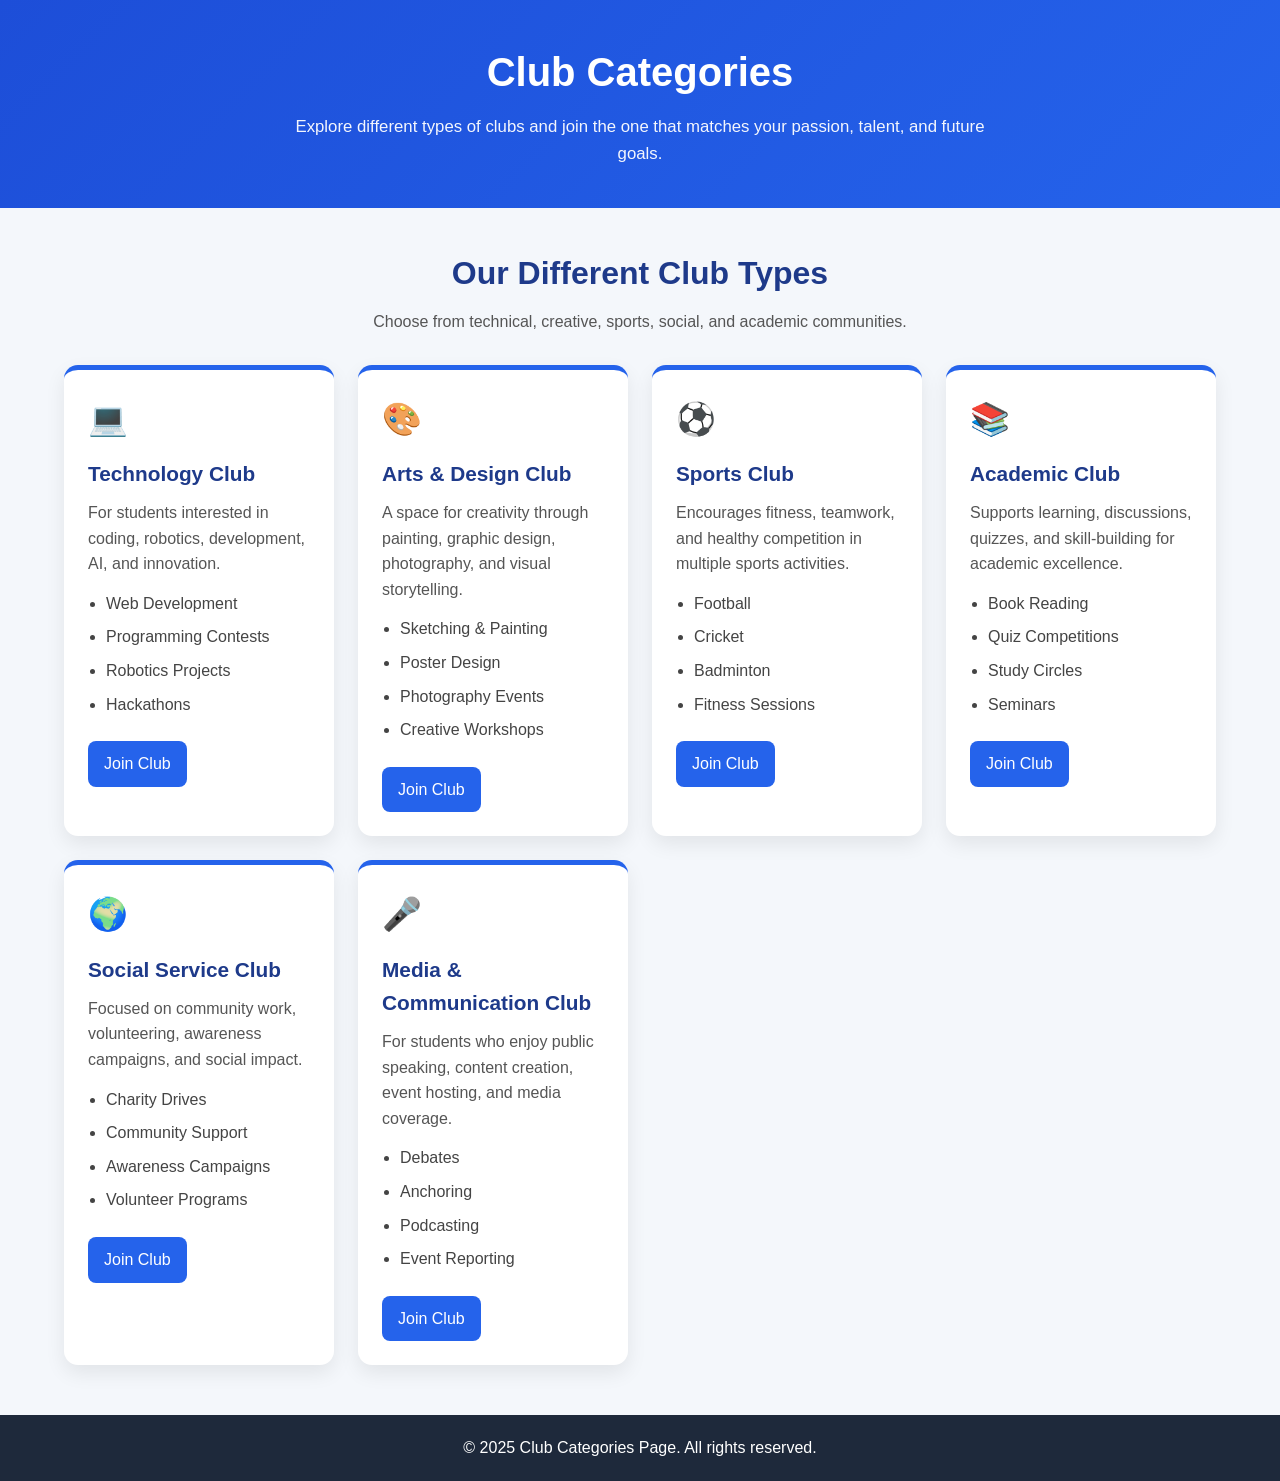
<file: clubs.html>
<!DOCTYPE html>
<html lang="en">
<head>
  <meta charset="UTF-8" />
  <meta name="viewport" content="width=device-width, initial-scale=1.0" />
  <title>Club Categories</title>
  <style>
    * {
      margin: 0;
      padding: 0;
      box-sizing: border-box;
      font-family: Arial, sans-serif;
    }

    body {
      background: #f4f7fb;
      color: #222;
      line-height: 1.6;
    }

    header {
      background: linear-gradient(135deg, #1d4ed8, #2563eb);
      color: white;
      padding: 40px 20px;
      text-align: center;
    }

    header h1 {
      font-size: 2.5rem;
      margin-bottom: 10px;
    }

    header p {
      font-size: 1.05rem;
      max-width: 700px;
      margin: 0 auto;
      opacity: 0.95;
    }

    .container {
      width: 90%;
      max-width: 1200px;
      margin: 40px auto;
    }

    .section-title {
      text-align: center;
      margin-bottom: 30px;
    }

    .section-title h2 {
      font-size: 2rem;
      color: #1e3a8a;
      margin-bottom: 10px;
    }

    .section-title p {
      color: #555;
      font-size: 1rem;
    }

    .clubs-grid {
      display: grid;
      grid-template-columns: repeat(auto-fit, minmax(260px, 1fr));
      gap: 24px;
    }

    .club-card {
      background: white;
      border-radius: 14px;
      box-shadow: 0 8px 20px rgba(0, 0, 0, 0.08);
      padding: 24px;
      transition: transform 0.25s ease, box-shadow 0.25s ease;
      border-top: 5px solid #2563eb;
    }

    .club-card:hover {
      transform: translateY(-6px);
      box-shadow: 0 12px 24px rgba(0, 0, 0, 0.12);
    }

    .club-icon {
      font-size: 2rem;
      margin-bottom: 12px;
    }

    .club-card h3 {
      color: #1e3a8a;
      margin-bottom: 10px;
      font-size: 1.3rem;
    }

    .club-card p {
      color: #555;
      margin-bottom: 14px;
    }

    .club-card ul {
      padding-left: 18px;
      color: #444;
    }

    .club-card ul li {
      margin-bottom: 8px;
    }

    .join-btn {
      display: inline-block;
      margin-top: 16px;
      text-decoration: none;
      background: #2563eb;
      color: white;
      padding: 10px 16px;
      border-radius: 8px;
      transition: background 0.3s ease;
    }

    .join-btn:hover {
      background: #1d4ed8;
    }

    footer {
      margin-top: 50px;
      background: #1e293b;
      color: white;
      text-align: center;
      padding: 20px;
    }

    @media (max-width: 600px) {
      header h1 {
        font-size: 2rem;
      }

      .section-title h2 {
        font-size: 1.6rem;
      }
    }
  </style>
</head>
<body>

  <header>
    <h1>Club Categories</h1>
    <p>Explore different types of clubs and join the one that matches your passion, talent, and future goals.</p>
  </header>

  <main class="container">
    <div class="section-title">
      <h2>Our Different Club Types</h2>
      <p>Choose from technical, creative, sports, social, and academic communities.</p>
    </div>

    <div class="clubs-grid">
      <div class="club-card">
        <div class="club-icon">💻</div>
        <h3>Technology Club</h3>
        <p>For students interested in coding, robotics, development, AI, and innovation.</p>
        <ul>
          <li>Web Development</li>
          <li>Programming Contests</li>
          <li>Robotics Projects</li>
          <li>Hackathons</li>
        </ul>
        <a href="#" class="join-btn">Join Club</a>
      </div>

      <div class="club-card">
        <div class="club-icon">🎨</div>
        <h3>Arts & Design Club</h3>
        <p>A space for creativity through painting, graphic design, photography, and visual storytelling.</p>
        <ul>
          <li>Sketching & Painting</li>
          <li>Poster Design</li>
          <li>Photography Events</li>
          <li>Creative Workshops</li>
        </ul>
        <a href="#" class="join-btn">Join Club</a>
      </div>

      <div class="club-card">
        <div class="club-icon">⚽</div>
        <h3>Sports Club</h3>
        <p>Encourages fitness, teamwork, and healthy competition in multiple sports activities.</p>
        <ul>
          <li>Football</li>
          <li>Cricket</li>
          <li>Badminton</li>
          <li>Fitness Sessions</li>
        </ul>
        <a href="#" class="join-btn">Join Club</a>
      </div>

      <div class="club-card">
        <div class="club-icon">📚</div>
        <h3>Academic Club</h3>
        <p>Supports learning, discussions, quizzes, and skill-building for academic excellence.</p>
        <ul>
          <li>Book Reading</li>
          <li>Quiz Competitions</li>
          <li>Study Circles</li>
          <li>Seminars</li>
        </ul>
        <a href="#" class="join-btn">Join Club</a>
      </div>

      <div class="club-card">
        <div class="club-icon">🌍</div>
        <h3>Social Service Club</h3>
        <p>Focused on community work, volunteering, awareness campaigns, and social impact.</p>
        <ul>
          <li>Charity Drives</li>
          <li>Community Support</li>
          <li>Awareness Campaigns</li>
          <li>Volunteer Programs</li>
        </ul>
        <a href="#" class="join-btn">Join Club</a>
      </div>

      <div class="club-card">
        <div class="club-icon">🎤</div>
        <h3>Media & Communication Club</h3>
        <p>For students who enjoy public speaking, content creation, event hosting, and media coverage.</p>
        <ul>
          <li>Debates</li>
          <li>Anchoring</li>
          <li>Podcasting</li>
          <li>Event Reporting</li>
        </ul>
        <a href="#" class="join-btn">Join Club</a>
      </div>
    </div>
  </main>

  <footer>
    <p>&copy; 2025 Club Categories Page. All rights reserved.</p>
  </footer>

</body>
</html>
</file>
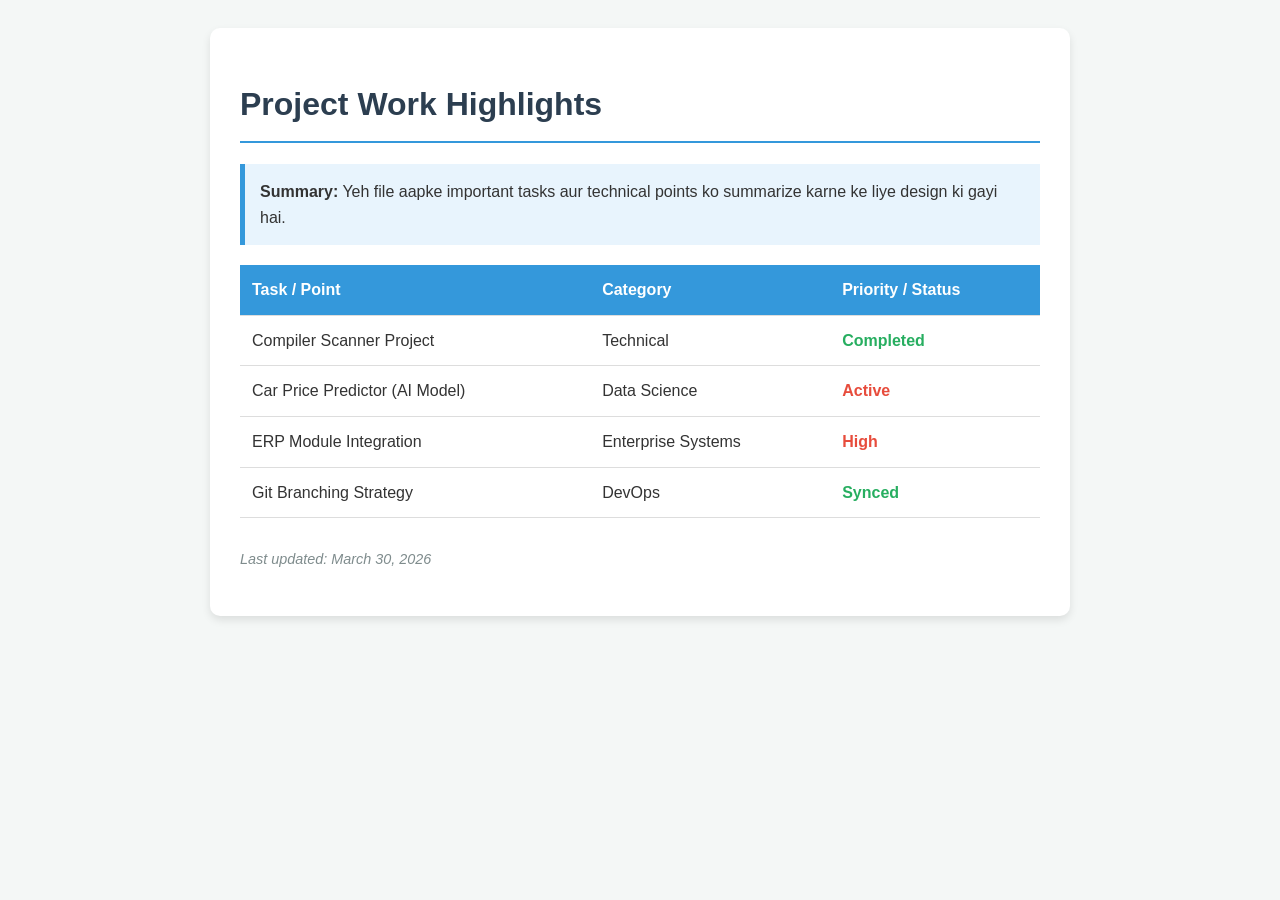
<file: src/highlights.html>
<!DOCTYPE html>
<html lang="en">
<head>
    <meta charset="UTF-8">
    <meta name="viewport" content="width=device-width, initial-scale=1.0">
    <title>Project Highlights & Key Points</title>
    <style>
        body {
            font-family: 'Segoe UI', Tahoma, Geneva, Verdana, sans-serif;
            line-height: 1.6;
            background-color: #f4f7f6;
            color: #333;
            padding: 20px;
        }
        .container {
            max-width: 800px;
            margin: auto;
            background: white;
            padding: 30px;
            border-radius: 10px;
            box-shadow: 0 4px 8px rgba(0,0,0,0.1);
        }
        h1 {
            color: #2c3e50;
            border-bottom: 2px solid #3498db;
            padding-bottom: 10px;
        }
        .highlight-box {
            background: #e8f4fd;
            border-left: 5px solid #3498db;
            padding: 15px;
            margin: 20px 0;
        }
        table {
            width: 100%;
            border-collapse: collapse;
            margin-top: 20px;
        }
        th, td {
            text-align: left;
            padding: 12px;
            border-bottom: 1px solid #ddd;
        }
        th {
            background-color: #3498db;
            color: white;
        }
        tr:hover {background-color: #f1f1f1;}
        .status-high { color: #e74c3c; font-weight: bold; }
        .status-done { color: #27ae60; font-weight: bold; }
    </style>
</head>
<body>

<div class="container">
    <h1>Project Work Highlights</h1>
    
    <div class="highlight-box">
        <strong>Summary:</strong> Yeh file aapke important tasks aur technical points ko summarize karne ke liye design ki gayi hai.
    </div>

    <table>
        <thead>
            <tr>
                <th>Task / Point</th>
                <th>Category</th>
                <th>Priority / Status</th>
            </tr>
        </thead>
        <tbody>
            <tr>
                <td>Compiler Scanner Project</td>
                <td>Technical</td>
                <td class="status-done">Completed</td>
            </tr>
            <tr>
                <td>Car Price Predictor (AI Model)</td>
                <td>Data Science</td>
                <td class="status-high">Active</td>
            </tr>
            <tr>
                <td>ERP Module Integration</td>
                <td>Enterprise Systems</td>
                <td class="status-high">High</td>
            </tr>
            <tr>
                <td>Git Branching Strategy</td>
                <td>DevOps</td>
                <td class="status-done">Synced</td>
            </tr>
        </tbody>
    </table>

    <p style="margin-top: 30px; font-size: 0.9em; color: #7f8c8d;">
        <em>Last updated: March 30, 2026</em>
    </p>
</div>

</body>
</html>
</file>
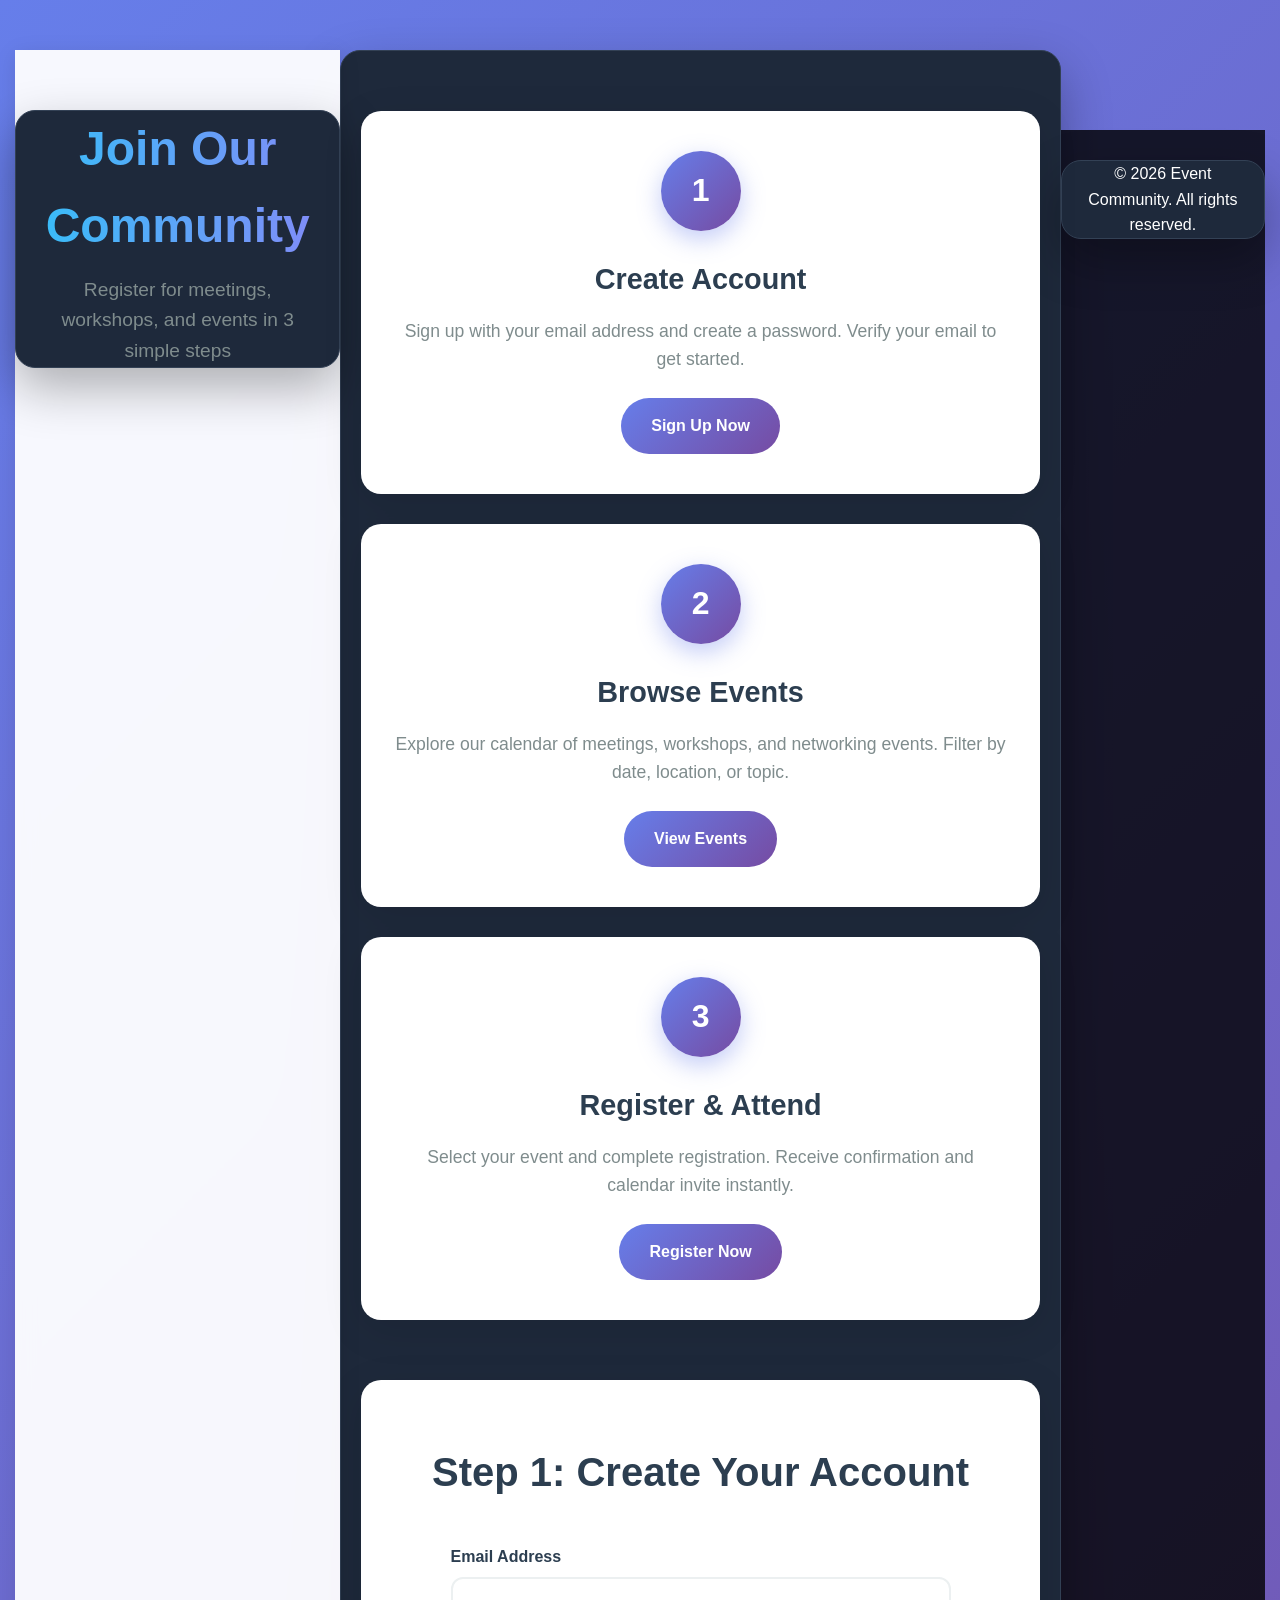
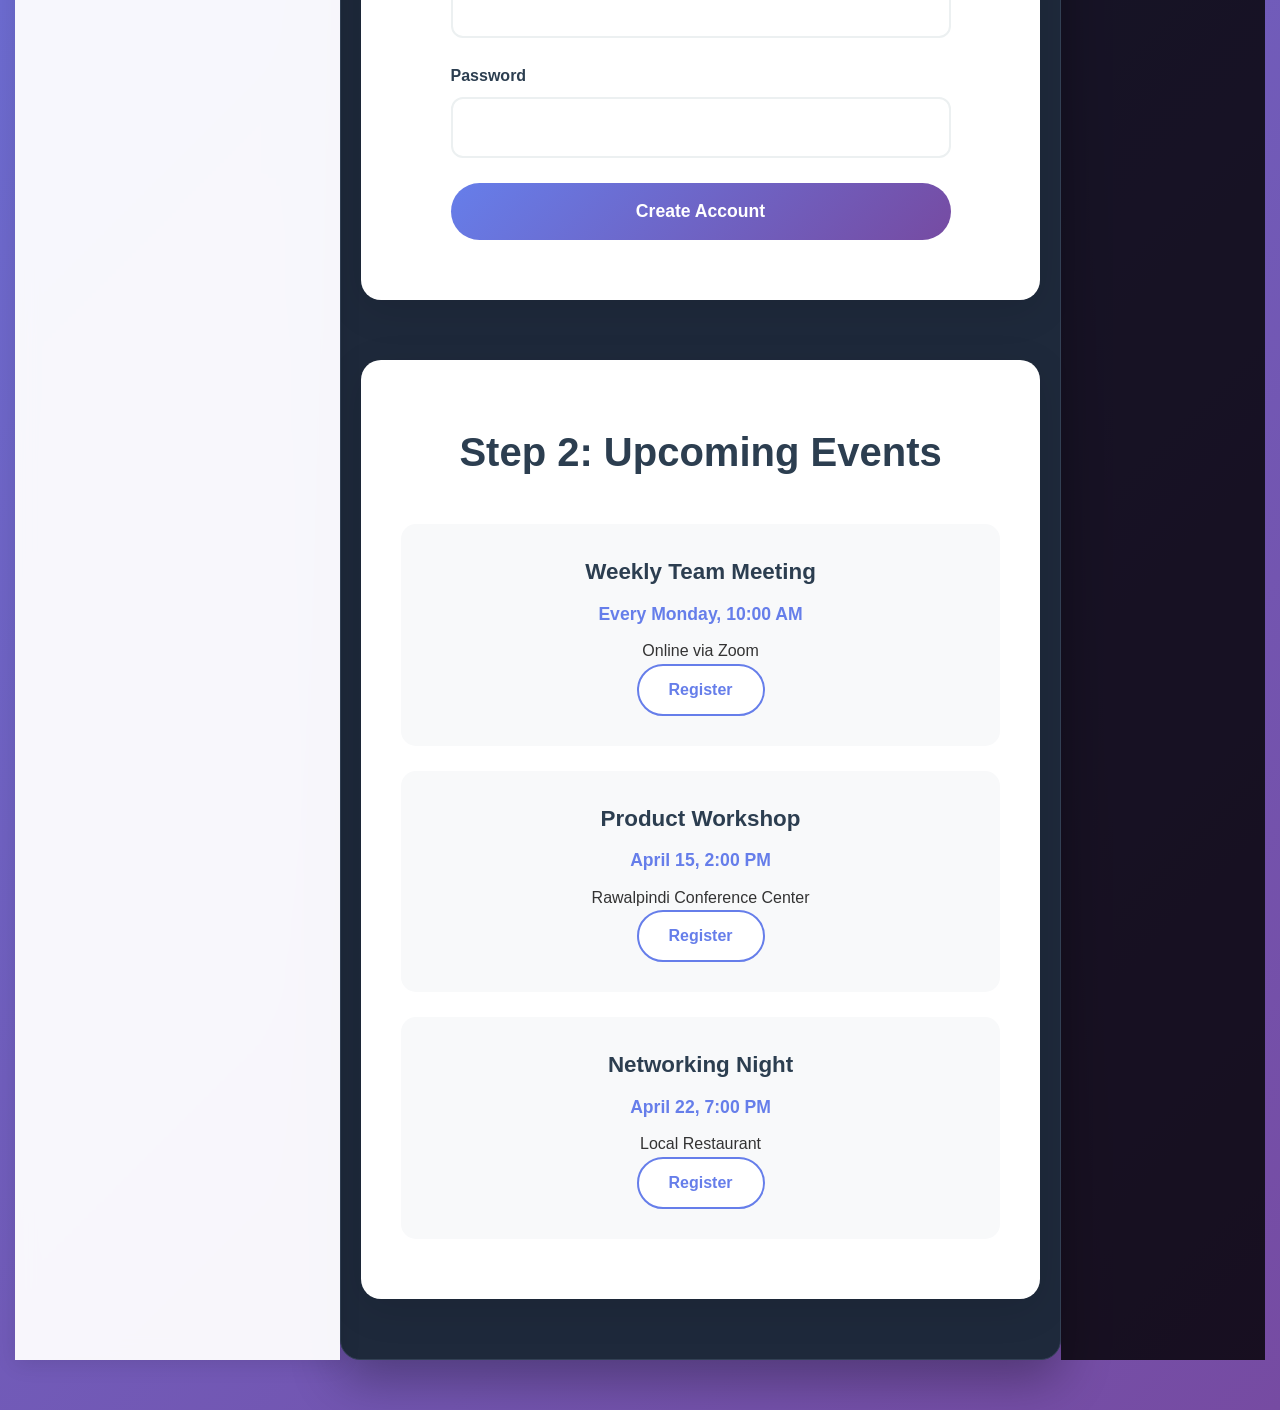
<file: src/join.html>
<!DOCTYPE html>
<html lang="en">
<head>
    <meta charset="UTF-8">
    <meta name="viewport" content="width=device-width, initial-scale=1.0">
    <title>Join Events - Register & Attend</title>
    <link rel="stylesheet" href="../styles/styles.css">
</head>
<body>
    <header>
        <div class="container">
            <h1>Join Our Community</h1>
            <p>Register for meetings, workshops, and events in 3 simple steps</p>
        </header>

    <main class="container">
        <section class="steps-grid">
            <div class="step-card">
                <div class="step-number">1</div>
                <h2>Create Account</h2>
                <p>Sign up with your email address and create a password. Verify your email to get started.</p>
                <a href="#signup-form" class="btn primary">Sign Up Now</a>
            </div>

            <div class="step-card">
                <div class="step-number">2</div>
                <h2>Browse Events</h2>
                <p>Explore our calendar of meetings, workshops, and networking events. Filter by date, location, or topic.</p>
                <a href="#events" class="btn primary">View Events</a>
            </div>

            <div class="step-card">
                <div class="step-number">3</div>
                <h2>Register & Attend</h2>
                <p>Select your event and complete registration. Receive confirmation and calendar invite instantly.</p>
                <a href="#register" class="btn primary">Register Now</a>
            </div>
        </section>

        <section id="signup-form" class="form-section">
            <h2>Step 1: Create Your Account</h2>
            <form class="auth-form">
                <div class="form-group">
                    <label for="email">Email Address</label>
                    <input type="email" id="email" required>
                </div>
                <div class="form-group">
                    <label for="password">Password</label>
                    <input type="password" id="password" required>
                </div>
                <button type="submit" class="btn primary full-width">Create Account</button>
            </form>
        </section>

        <section id="events" class="events-section">
            <h2>Step 2: Upcoming Events</h2>
            <div class="events-grid">
                <div class="event-card">
                    <h3>Weekly Team Meeting</h3>
                    <p class="event-date">Every Monday, 10:00 AM</p>
                    <p>Online via Zoom</p>
                    <button class="btn secondary">Register</button>
                </div>
                <div class="event-card">
                    <h3>Product Workshop</h3>
                    <p class="event-date">April 15, 2:00 PM</p>
                    <p>Rawalpindi Conference Center</p>
                    <button class="btn secondary">Register</button>
                </div>
                <div class="event-card">
                    <h3>Networking Night</h3>
                    <p class="event-date">April 22, 7:00 PM</p>
                    <p>Local Restaurant</p>
                    <button class="btn secondary">Register</button>
                </div>
            </div>
        </section>
    </main>

    <footer>
        <div class="container">
            <p>&copy; 2026 Event Community. All rights reserved.</p>
        </div>
    </footer>
</body>
</html>
</file>
<file: styles/styles.css>
/* ===== RESET & BASE STYLES ===== */
* {
    margin: 0;
    padding: 0;
    box-sizing: border-box;
}

:root {
    --primary-color: #2563eb;
    --secondary-color: #1e40af;
    --accent-color: #f59e0b;
    --text-dark: #1f2937;
    --text-light: #6b7280;
    --bg-light: #f9fafb;
    --bg-white: #ffffff;
    --border-color: #e5e7eb;
    --success-color: #10b981;
    --shadow-sm: 0 1px 2px 0 rgba(0, 0, 0, 0.05);
    --shadow-md: 0 4px 6px -1px rgba(0, 0, 0, 0.1);
    --shadow-lg: 0 10px 15px -3px rgba(0, 0, 0, 0.1);
}

body {
    font-family: 'Segoe UI', Tahoma, Geneva, Verdana, sans-serif;
    line-height: 1.6;
    color: var(--text-dark);
    background-color: var(--bg-white);
}

.container {
    max-width: 1200px;
    margin: 0 auto;
    padding: 0 20px;
}

/* ===== NAVIGATION ===== */
.navbar {
    background-color: var(--bg-white);
    box-shadow: var(--shadow-md);
    position: sticky;
    top: 0;
    z-index: 1000;
}

.nav-container {
    max-width: 1200px;
    margin: 0 auto;
    padding: 1rem 20px;
    display: flex;
    justify-content: space-between;
    align-items: center;
}

.logo h2 {
    color: var(--primary-color);
    font-size: 1.5rem;
}

.nav-menu {
    display: flex;
    list-style: none;
    gap: 2rem;
    align-items: center;
}

.nav-menu a {
    text-decoration: none;
    color: var(--text-dark);
    font-weight: 500;
    transition: color 0.3s ease;
    position: relative;
}

.nav-menu a:hover,
.nav-menu a.active {
    color: var(--primary-color);
}

.nav-menu a.active::after {
    content: '';
    position: absolute;
    bottom: -5px;
    left: 0;
    width: 100%;
    height: 2px;
    background-color: var(--primary-color);
}

.hamburger {
    display: none;
    flex-direction: column;
    cursor: pointer;
    gap: 4px;
}

.hamburger span {
    width: 25px;
    height: 3px;
    background-color: var(--text-dark);
    transition: all 0.3s ease;
}

/* ===== HERO SECTION ===== */
.hero {
    background: linear-gradient(135deg, #667eea 0%, #764ba2 100%);
    color: white;
    padding: 100px 20px;
    text-align: center;
}

.hero-content {
    max-width: 800px;
    margin: 0 auto;
}

.hero-title {
    font-size: 3rem;
    font-weight: 700;
    margin-bottom: 1rem;
    line-height: 1.2;
}

.hero-subtitle {
    font-size: 1.5rem;
    margin-bottom: 1rem;
    font-weight: 300;
}

.hero-description {
    font-size: 1.1rem;
    margin-bottom: 2rem;
    line-height: 1.8;
    opacity: 0.95;
}

.hero-buttons {
    display: flex;
    gap: 1rem;
    justify-content: center;
    flex-wrap: wrap;
}

/* ===== BUTTONS ===== */
.btn {
    padding: 12px 30px;
    text-decoration: none;
    border-radius: 8px;
    font-weight: 600;
    transition: all 0.3s ease;
    display: inline-block;
    cursor: pointer;
    border: 2px solid transparent;
}

.btn-primary {
    background-color: var(--bg-white);
    color: var(--primary-color);
}

.btn-primary:hover {
    transform: translateY(-2px);
    box-shadow: var(--shadow-lg);
}

.btn-secondary {
    background-color: transparent;
    color: var(--bg-white);
    border: 2px solid var(--bg-white);
}

.btn-secondary:hover {
    background-color: var(--bg-white);
    color: var(--primary-color);
}

.btn-outline {
    background-color: transparent;
    color: var(--primary-color);
    border: 2px solid var(--primary-color);
}

.btn-outline:hover {
    background-color: var(--primary-color);
    color: white;
}

/* ===== SECTIONS ===== */
.why-join,
.featured-clubs {
    padding: 80px 20px;
}

.why-join {
    background-color: var(--bg-light);
}

.section-title {
    font-size: 2.5rem;
    text-align: center;
    margin-bottom: 1rem;
    color: var(--text-dark);
}

.section-subtitle {
    text-align: center;
    color: var(--text-light);
    font-size: 1.1rem;
    margin-bottom: 3rem;
    max-width: 700px;
    margin-left: auto;
    margin-right: auto;
}

/* ===== BENEFITS GRID ===== */
.benefits-grid {
    display: grid;
    grid-template-columns: repeat(auto-fit, minmax(250px, 1fr));
    gap: 2rem;
    margin-top: 3rem;
}

.benefit-card {
    background: var(--bg-white);
    padding: 2rem;
    border-radius: 12px;
    text-align: center;
    box-shadow: var(--shadow-md);
    transition: transform 0.3s ease, box-shadow 0.3s ease;
}

.benefit-card:hover {
    transform: translateY(-5px);
    box-shadow: var(--shadow-lg);
}

.benefit-icon {
    font-size: 3rem;
    margin-bottom: 1rem;
}

.benefit-card h3 {
    font-size: 1.3rem;
    margin-bottom: 0.8rem;
    color: var(--text-dark);
}

.benefit-card p {
    color: var(--text-light);
    line-height: 1.6;
}

/* ===== CLUBS GRID ===== */
.clubs-grid {
    display: grid;
    grid-template-columns: repeat(auto-fit, minmax(280px, 1fr));
    gap: 2rem;
    margin-top: 3rem;
}

.club-card {
    background: var(--bg-white);
    padding: 2.5rem;
    border-radius: 12px;
    box-shadow: var(--shadow-md);
    transition: transform 0.3s ease, box-shadow 0.3s ease;
    border: 2px solid transparent;
}

.club-card:hover {
    transform: translateY(-5px);
    box-shadow: var(--shadow-lg);
    border-color: var(--primary-color);
}

.club-icon {
    font-size: 3.5rem;
    margin-bottom: 1rem;
}

.club-card h3 {
    font-size: 1.4rem;
    margin-bottom: 0.8rem;
    color: var(--text-dark);
}

.club-card p {
    color: var(--text-light);
    margin-bottom: 1rem;
    line-height: 1.6;
}

.card-link {
    color: var(--primary-color);
    text-decoration: none;
    font-weight: 600;
    transition: color 0.3s ease;
}

.card-link:hover {
    color: var(--secondary-color);
}

/* ===== STATS SECTION ===== */
.stats-section {
    background: linear-gradient(135deg, #667eea 0%, #764ba2 100%);
    padding: 60px 20px;
    color: white;
}

.stats-grid {
    display: grid;
    grid-template-columns: repeat(auto-fit, minmax(200px, 1fr));
    gap: 2rem;
    text-align: center;
}

.stat-item {
    padding: 1rem;
}

.stat-number {
    font-size: 3rem;
    font-weight: 700;
    margin-bottom: 0.5rem;
}

.stat-label {
    font-size: 1.1rem;
    opacity: 0.9;
}

/* ===== CTA SECTION ===== */
.cta-section {
    background-color: var(--bg-light);
    padding: 80px 20px;
    text-align: center;
}

.cta-section h2 {
    font-size: 2.5rem;
    margin-bottom: 1rem;
    color: var(--text-dark);
}

.cta-section p {
    font-size: 1.2rem;
    color: var(--text-light);
    margin-bottom: 2rem;
}

.cta-buttons {
    display: flex;
    gap: 1rem;
    justify-content: center;
    flex-wrap: wrap;
}

/* ===== FOOTER ===== */
.footer {
    background-color: var(--text-dark);
    color: white;
    padding: 40px 20px 20px;
}

.footer-content {
    display: grid;
    grid-template-columns: repeat(auto-fit, minmax(250px, 1fr));
    gap: 2rem;
    margin-bottom: 2rem;
}

.footer-section h3,
.footer-section h4 {
    margin-bottom: 1rem;
}

.footer-section p {
    color: #d1d5db;
    line-height: 1.6;
}

.footer-section ul {
    list-style: none;
}

.footer-section ul li {
    margin-bottom: 0.5rem;
}

.footer-section ul li a {
    color: #d1d5db;
    text-decoration: none;
    transition: color 0.3s ease;
}

.footer-section ul li a:hover {
    color: white;
}

.footer-bottom {
    text-align: center;
    padding-top: 2rem;
    border-top: 1px solid #374151;
    color: #9ca3af;
}

/* ===== RESPONSIVE DESIGN ===== */
@media (max-width: 768px) {
    .hamburger {
        display: flex;
    }

    .nav-menu {
        position: fixed;
        left: -100%;
        top: 70px;
        flex-direction: column;
        background-color: var(--bg-white);
        width: 100%;
        text-align: center;
        transition: left 0.3s ease;
        box-shadow: var(--shadow-lg);
        padding: 2rem 0;
        gap: 1.5rem;
    }

    .nav-menu.active {
        left: 0;
    }

    .hamburger.active span:nth-child(1) {
        transform: rotate(45deg) translate(5px, 5px);
    }

    .hamburger.active span:nth-child(2) {
        opacity: 0;
    }

    .hamburger.active span:nth-child(3) {
        transform: rotate(-45deg) translate(7px, -6px);
    }

    .hero-title {
        font-size: 2rem;
    }

    .hero-subtitle {
        font-size: 1.2rem;
    }

    .section-title {
        font-size: 2rem;
    }

    .benefits-grid,
    .clubs-grid {
        grid-template-columns: 1fr;
    }

    .stats-grid {
        grid-template-columns: repeat(2, 1fr);
    }

    .hero-buttons,
    .cta-buttons {
        flex-direction: column;
        align-items: center;
    }

    .btn {
        width: 100%;
        max-width: 300px;
    }
}

@media (max-width: 480px) {
    .hero {
        padding: 60px 20px;
    }

    .hero-title {
        font-size: 1.8rem;
    }

    .stat-number {
        font-size: 2.5rem;
    }

    .footer-content {
        grid-template-columns: 1fr;
        text-align: center;
    }
}
/* Modern Dark Theme */
:root {
    --bg-color: #0f172a;
    --card-bg: #1e293b;
    --accent-color: #38bdf8;
    --text-primary: #f8fafc;
    --text-secondary: #94a3b8;
    --border-color: #334155;
}

body {
    font-family: 'Segoe UI', Roboto, Helvetica, Arial, sans-serif;
    background-color: var(--bg-color);
    color: var(--text-primary);
    margin: 0;
    padding: 50px 15px;
    display: flex;
    justify-content: center;
}

.container {
    width: 100%;
    max-width: 950px;
    background: var(--card-bg);
    padding: 40px;
    border-radius: 20px;
    box-shadow: 0 20px 50px rgba(0, 0, 0, 0.3);
    border: 1px solid var(--border-color);
}

h1 {
    font-size: 2.5rem;
    background: linear-gradient(to right, #38bdf8, #818cf8);
    -webkit-background-clip: text;
    -webkit-text-fill-color: transparent;
    margin-bottom: 10px;
}

.highlight-box {
    background: rgba(56, 189, 248, 0.1);
    border: 1px solid rgba(56, 189, 248, 0.2);
    border-radius: 12px;
    padding: 20px;
}

* {
    margin: 0;
    padding: 0;
    box-sizing: border-box;
}

body {
    font-family: -apple-system, BlinkMacSystemFont, 'Segoe UI', Roboto, Oxygen, Ubuntu, sans-serif;
    line-height: 1.6;
    color: #333;
    background: linear-gradient(135deg, #667eea 0%, #764ba2 100%);
    min-height: 100vh;
}

.container {
    max-width: 1200px;
    margin: 0 auto;
    padding: 0 20px;
}

header {
    background: rgba(255, 255, 255, 0.95);
    backdrop-filter: blur(10px);
    text-align: center;
    padding: 60px 0 40px;
    box-shadow: 0 4px 20px rgba(0,0,0,0.1);
}

header h1 {
    font-size: 3rem;
    color: #2c3e50;
    margin-bottom: 10px;
    font-weight: 700;
}

header p {
    font-size: 1.2rem;
    color: #7f8c8d;
}

.steps-grid {
    display: grid;
    grid-template-columns: repeat(auto-fit, minmax(350px, 1fr));
    gap: 30px;
    margin: 60px 0;
}

.step-card {
    background: white;
    padding: 40px 30px;
    border-radius: 20px;
    text-align: center;
    box-shadow: 0 10px 40px rgba(0,0,0,0.1);
    transition: transform 0.3s ease, box-shadow 0.3s ease;
    position: relative;
    overflow: hidden;
}

.step-card:hover {
    transform: translateY(-10px);
    box-shadow: 0 20px 60px rgba(0,0,0,0.15);
}

.step-number {
    width: 80px;
    height: 80px;
    background: linear-gradient(135deg, #667eea 0%, #764ba2 100%);
    color: white;
    border-radius: 50%;
    display: flex;
    align-items: center;
    justify-content: center;
    font-size: 2rem;
    font-weight: bold;
    margin: 0 auto 25px;
    box-shadow: 0 8px 25px rgba(102, 126, 234, 0.4);
}

.step-card h2 {
    font-size: 1.8rem;
    color: #2c3e50;
    margin-bottom: 15px;
}

.step-card p {
    color: #7f8c8d;
    margin-bottom: 25px;
    font-size: 1.1rem;
}

.btn {
    display: inline-block;
    padding: 15px 30px;
    border-radius: 50px;
    text-decoration: none;
    font-weight: 600;
    font-size: 1rem;
    transition: all 0.3s ease;
    border: none;
    cursor: pointer;
    text-align: center;
}

.btn.primary {
    background: linear-gradient(135deg, #667eea 0%, #764ba2 100%);
    color: white;
}

.btn.primary:hover {
    transform: translateY(-2px);
    box-shadow: 0 10px 30px rgba(102, 126, 234, 0.4);
}

.btn.secondary {
    background: white;
    color: #667eea;
    border: 2px solid #667eea;
}

.btn.secondary:hover {
    background: #667eea;
    color: white;
}

.btn.full-width {
    width: 100%;
    padding: 18px;
    font-size: 1.1rem;
}

.form-section, .events-section {
    background: white;
    padding: 60px 40px;
    border-radius: 20px;
    box-shadow: 0 10px 40px rgba(0,0,0,0.1);
    margin: 60px 0;
}

.form-section h2, .events-section h2 {
    text-align: center;
    font-size: 2.5rem;
    color: #2c3e50;
    margin-bottom: 40px;
}

.auth-form {
    max-width: 500px;
    margin: 0 auto;
}

.form-group {
    margin-bottom: 25px;
}

.form-group label {
    display: block;
    margin-bottom: 8px;
    font-weight: 600;
    color: #2c3e50;
}

.form-group input {
    width: 100%;
    padding: 18px;
    border: 2px solid #ecf0f1;
    border-radius: 12px;
    font-size: 1.1rem;
    transition: border-color 0.3s ease;
}

.form-group input:focus {
    outline: none;
    border-color: #667eea;
    box-shadow: 0 0 0 3px rgba(102, 126, 234, 0.1);
}

.events-grid {
    display: grid;
    grid-template-columns: repeat(auto-fit, minmax(300px, 1fr));
    gap: 25px;
}

.event-card {
    background: #f8f9fa;
    padding: 30px;
    border-radius: 15px;
    text-align: center;
    transition: transform 0.3s ease;
}

.event-card:hover {
    transform: translateY(-5px);
}

.event-card h3 {
    color: #2c3e50;
    margin-bottom: 10px;
    font-size: 1.4rem;
}

.event-date {
    font-weight: 600;
    color: #667eea;
    font-size: 1.1rem;
    margin-bottom: 10px;
}

footer {
    background: rgba(0,0,0,0.8);
    color: white;
    text-align: center;
    padding: 30px 0;
    margin-top: 80px;
}

@media (max-width: 768px) {
    header h1 {
        font-size: 2.2rem;
    }
    
    .steps-grid {
        grid-template-columns: 1fr;
        gap: 20px;
    }
    
    .step-card {
        padding: 30px 20px;
    }
    
    .form-section, .events-section {
        padding: 40px 20px;
        margin: 40px 0;
    }
    
    .events-grid {
        grid-template-columns: 1fr;
    }
}
    margin: 25px 0;
    color: var(--text-secondary);
}

/* New Table Design */
table {
    width: 100%;
    border-collapse: collapse;
    overflow: hidden;
    border-radius: 10px;
}

th {
    background-color: #334155;
    color: var(--accent-color);
    text-transform: uppercase;
    font-size: 0.8rem;
    letter-spacing: 1px;
    padding: 18px;
    text-align: left;
}

td {
    padding: 18px;
    border-bottom: 1px solid var(--border-color);
    font-size: 0.95rem;
}

tr:hover {
    background-color: rgba(255, 255, 255, 0.03);
}

/* Futuristic Badges */
.status {
    padding: 6px 14px;
    border-radius: 6px;
    font-size: 0.75rem;
    font-weight: 700;
    text-transform: uppercase;
}

.high { background: #7f1d1d; color: #fecaca; border: 1px solid #b91c1c; }
.done { background: #064e3b; color: #d1fae5; border: 1px solid #059669; }
.pending { background: #78350f; color: #fef3c7; border: 1px solid #d97706; }

/* Scrollbar customization */
::-webkit-scrollbar { width: 8px; }
::-webkit-scrollbar-thumb { background: var(--border-color); border-radius: 10px; }
</file>
